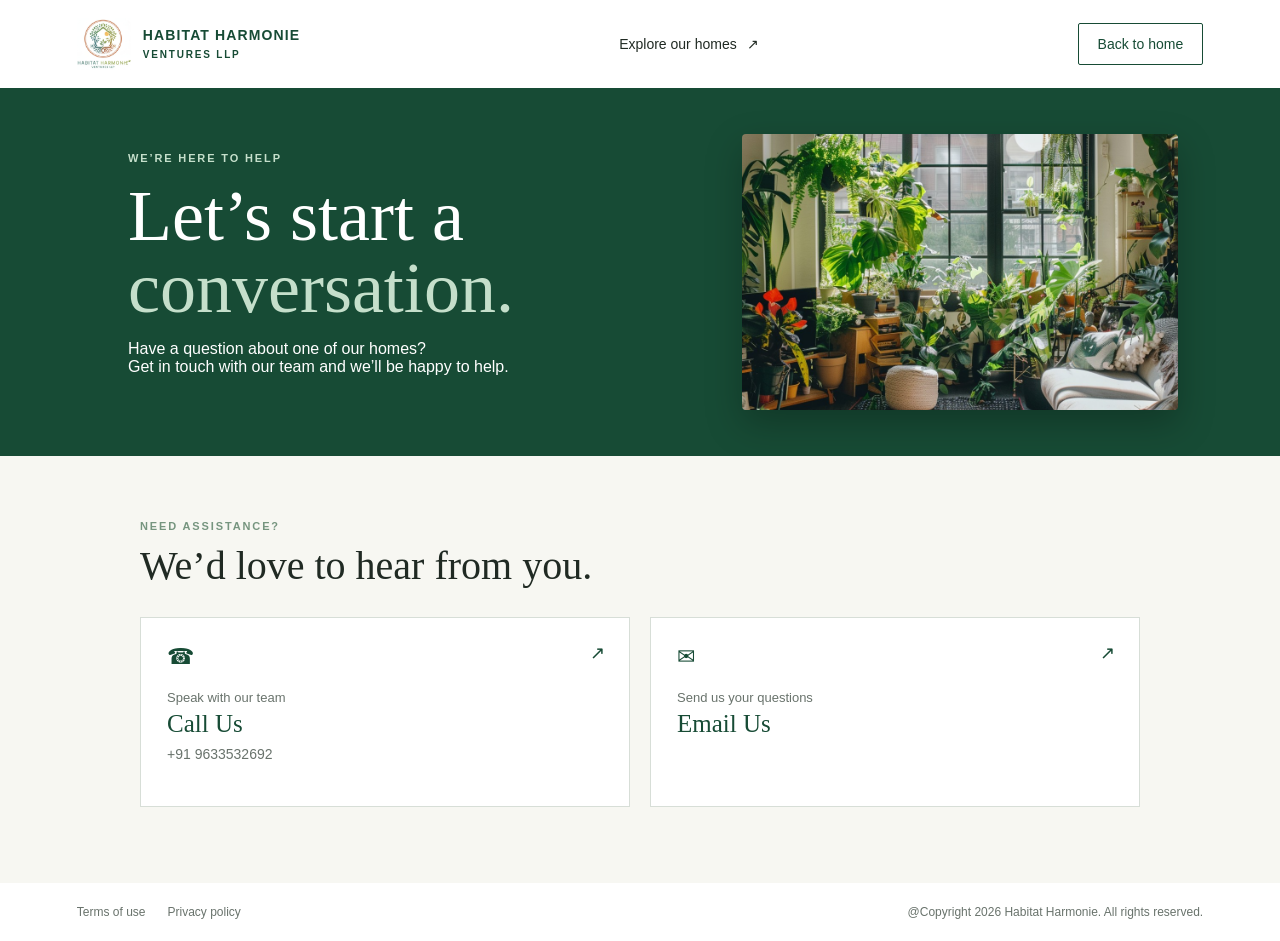
<file: src/enquire.html>
<!DOCTYPE html>
<html lang="en">
<head>
    <meta charset="UTF-8">
    <meta name="viewport" content="width=device-width, initial-scale=1.0">
    <meta name="theme-color" content="#174b35">
    <title>Enquiry | Habitat Harmonie</title>
    <link rel="stylesheet" href="styles.css">
    <link rel="stylesheet" href="enquiry.css">
</head>
<body class="enquiry-page">
    <header class="site-header">
        <a class="brand" href="index.html" aria-label="Habitat Harmonie home">
            <img src="Logo.jpeg" alt="">
            <span>HABITAT HARMONIE<small>VENTURES LLP</small></span>
        </a>
        <a class="header-link" href="index.html#projects">Explore our homes <span aria-hidden="true">↗</span></a>
        <a class="header-contact" href="index.html">Back to home</a>
    </header>

        <main class="enquiry-main">
        <section class="enquiry-hero">
            <p class="eyebrow">We’re here to help</p>
            <h1>Let’s start a<br><span>conversation.</span></h1>
            <p>Have a question about one of our homes? <br>Get in touch with our team and we’ll be happy to help.</p>
            <img class="enquiry-hero-image" src="Enquiry.jpg" alt="Habitat Harmonie property">
        </section>

        <section class="contact-options" aria-labelledby="contact-heading">
            <div class="contact-intro">
                <p class="eyebrow">Need assistance?</p>
                <h2 id="contact-heading">We’d love to hear from you.</h2>
            </div>

            <div class="contact-cards">
                <a class="contact-card" href="tel:+919633532692">
                    <span class="contact-icon" aria-hidden="true">☎</span>
                    <span class="contact-label">Speak with our team</span>
                    <span class="contact-title">Call Us</span>
                    <span class="contact-number">+91 9633532692</span>
                    <span class="contact-arrow" aria-hidden="true">↗</span>
                </a>

                <a class="contact-card" href="mailto:habitatharmonieventures@gmail.com">
                    <span class="contact-icon" aria-hidden="true">✉</span>
                    <span class="contact-label">Send us your questions</span>
                    <span class="contact-title">Email Us</span>
                    <span class="contact-arrow" aria-hidden="true">↗</span>
                </a>
            </div>
        </section>
    </main>

    <footer class="site-footer">
        <div class="footer-links">
            <a href="index.html#terms">Terms of use</a>
            <a href="index.html#privacy">Privacy policy</a>
        </div>
        <p>@Copyright 2026 Habitat Harmonie. All rights reserved.</p>
    </footer>
</body>
</html>
</file>
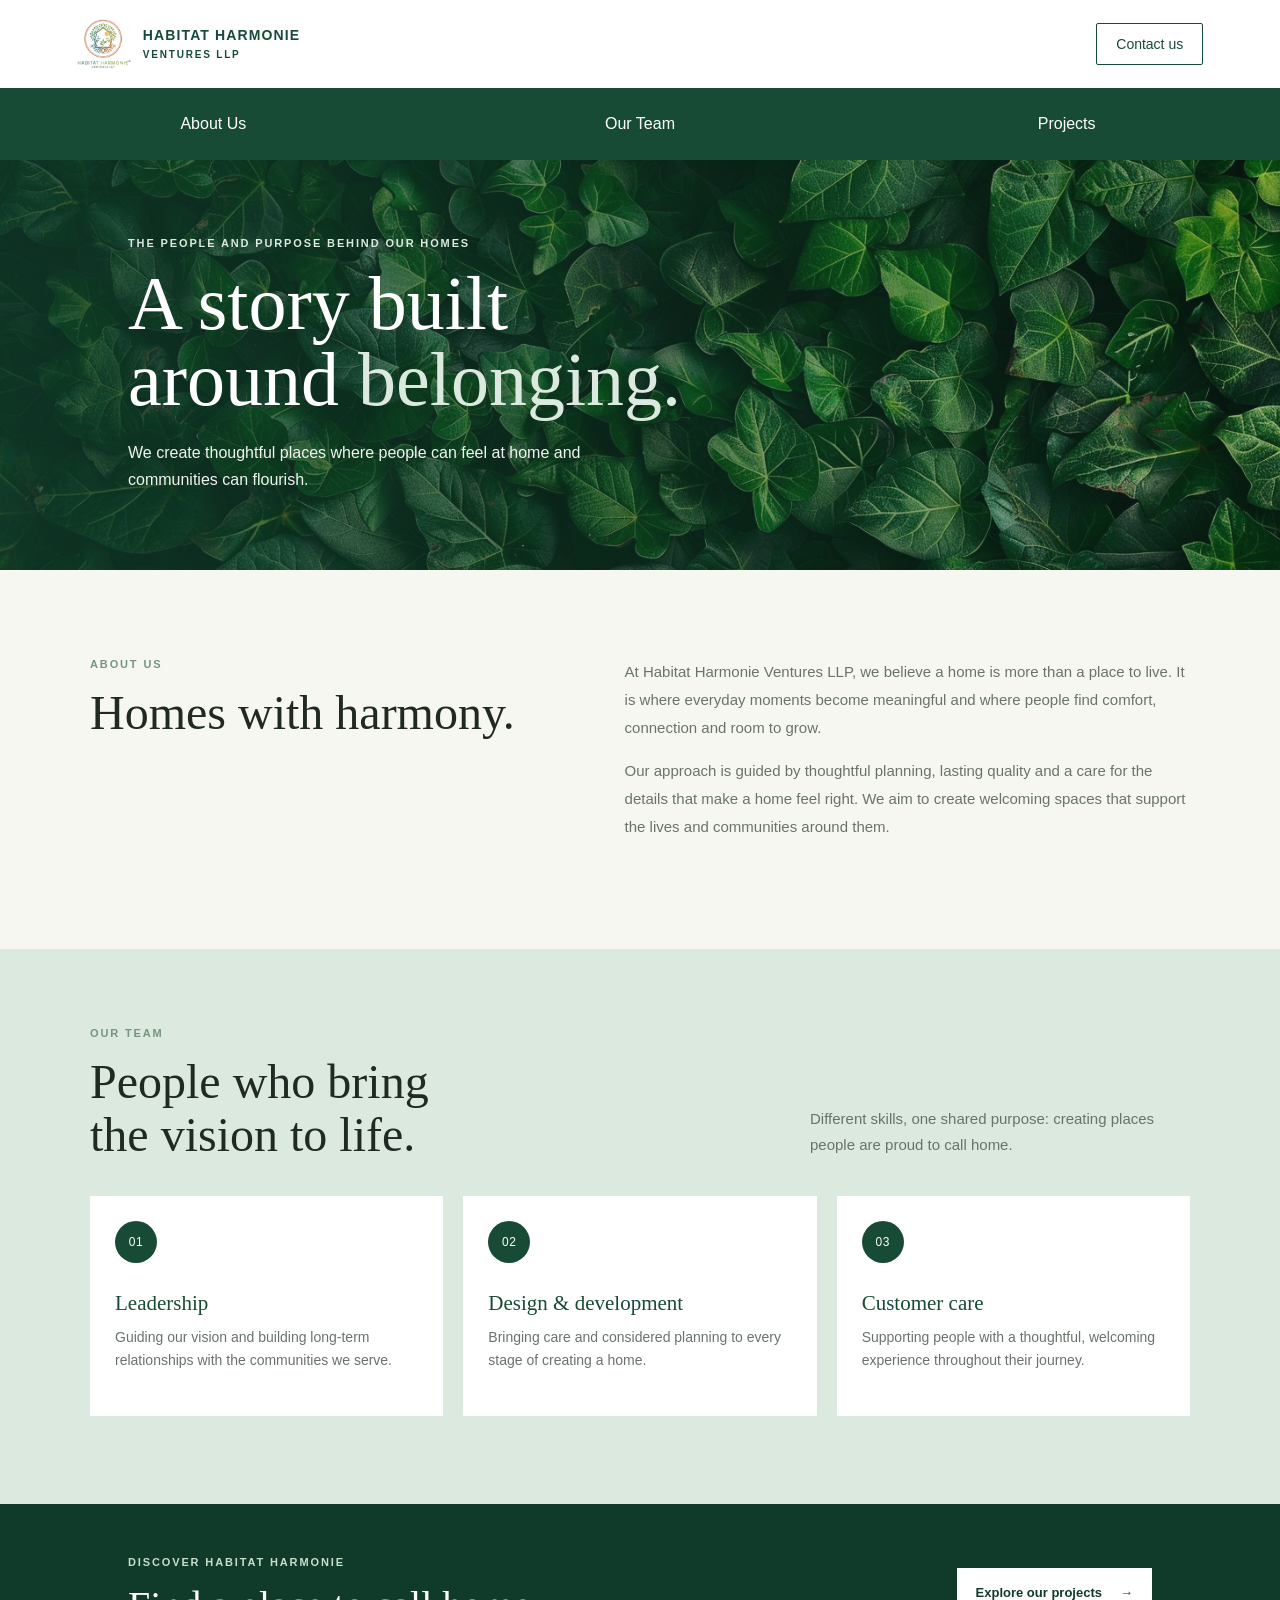
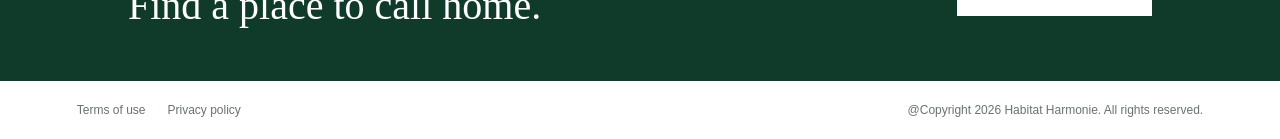
<file: src/our-story.html>
<!DOCTYPE html>
<html lang="en">
<head>
    <meta charset="UTF-8">
    <meta name="viewport" content="width=device-width, initial-scale=1.0">
    <meta name="theme-color" content="#174b35">
    <title>Our Story | Habitat Harmonie</title>
    <link rel="stylesheet" href="styles.css">
    <link rel="stylesheet" href="our-story.css">
</head>
<body class="story-page">
    <header class="site-header">
        <a class="brand" href="index.html" aria-label="Habitat Harmonie home">
            <img src="Logo.jpeg" alt="">
            <span>HABITAT HARMONIE<small>VENTURES LLP</small></span>
        </a>
        <a class="header-contact" href="enquire.html">Contact us</a>
    </header>

    <nav class="section-nav" aria-label="Our story navigation">
        <a href="#about-us">About Us</a>
        <a href="#our-team">Our Team</a>
        <a href="index.html#projects">Projects</a>
    </nav>

    <main>
        <section class="story-hero">
            <div class="story-hero-copy">
                <p class="eyebrow">The people and purpose behind our homes</p>
                <h1>A story built<br>around <span>belonging.</span></h1>
                <p>We create thoughtful places where people can feel at home and communities can flourish.</p>
            </div>
        </section>

        <section class="about-section story-wrap" id="about-us">
            <div class="about-heading">
                <p class="eyebrow">About us</p>
                <h2>Homes with harmony.</h2>
            </div>
            <div class="about-copy">
                <p>At Habitat Harmonie Ventures LLP, we believe a home is more than a place to live. It is where everyday moments become meaningful and where people find comfort, connection and room to grow.</p>
                <p>Our approach is guided by thoughtful planning, lasting quality and a care for the details that make a home feel right. We aim to create welcoming spaces that support the lives and communities around them.</p>
            </div>
        </section>

        <section class="team-section" id="our-team">
            <div class="story-wrap">
                <div class="team-heading">
                    <div>
                        <p class="eyebrow">Our team</p>
                        <h2>People who bring<br>the vision to life.</h2>
                    </div>
                    <p>Different skills, one shared purpose: creating places people are proud to call home.</p>
                </div>

                <div class="team-grid">
                    <article class="team-card">
                        <div class="team-mark" aria-hidden="true">01</div>
                        <h3>Leadership</h3>
                        <p>Guiding our vision and building long-term relationships with the communities we serve.</p>
                    </article>
                    <article class="team-card">
                        <div class="team-mark" aria-hidden="true">02</div>
                        <h3>Design &amp; development</h3>
                        <p>Bringing care and considered planning to every stage of creating a home.</p>
                    </article>
                    <article class="team-card">
                        <div class="team-mark" aria-hidden="true">03</div>
                        <h3>Customer care</h3>
                        <p>Supporting people with a thoughtful, welcoming experience throughout their journey.</p>
                    </article>
                </div>
            </div>
        </section>

        <section class="story-cta">
            <div>
                <p class="eyebrow">Discover Habitat Harmonie</p>
                <h2>Find a place to call home.</h2>
            </div>
            <a class="button button-light" href="index.html#projects">Explore our projects <span aria-hidden="true">→</span></a>
        </section>
    </main>

    <footer class="site-footer">
        <div class="footer-links">
            <a href="#terms">Terms of use</a>
            <a href="#privacy">Privacy policy</a>
        </div>
        <p>@Copyright 2026 Habitat Harmonie. All rights reserved.</p>
    </footer>
</body>
</html>
</file>
<file: src/styles.css>
:root {
    --green: #174b35;
    --green-dark: #103b2a;
    --green-light: #dce9df;
    --cream: #f7f7f2;
    --ink: #202a23;
    --muted: #69736c;
}

* {
    box-sizing: border-box;
}

html {
    scroll-behavior: smooth;
}

body {
    min-height: 100vh;
    margin: 0;
    background: var(--cream);
    color: var(--ink);
    font-family: Arial, sans-serif;
}

a {
    color: inherit;
}

.site-header {
    min-height: 88px;
    padding: 14px 6%;
    display: flex;
    align-items: center;
    justify-content: space-between;
    gap: 24px;
    background: #fff;
}

.brand {
    display: inline-flex;
    align-items: center;
    gap: 12px;
    color: var(--green);
    font-size: 14px;
    font-weight: 700;
    letter-spacing: 0.08em;
    line-height: 1.25;
    text-decoration: none;
}

.brand img {
    width: 54px;
    height: 54px;
    object-fit: contain;
}

.brand small {
    display: block;
    margin-top: 4px;
    font-size: 10px;
    letter-spacing: 0.18em;
}

.header-link,
.header-contact {
    font-size: 14px;
    text-decoration: none;
}

.header-link span {
    margin-left: 6px;
}

.header-contact {
    padding: 12px 19px;
    border: 1px solid var(--green);
    border-radius: 2px;
    color: var(--green);
}

.header-contact:hover,
.header-contact:focus-visible {
    background: var(--green);
    color: #fff;
}

.section-nav {
    display: grid;
    grid-template-columns: repeat(3, minmax(0, 1fr));
    gap: 0;
    min-height: 72px;
    padding: 22px 0;
    background:var(--green) ;
}

.section-nav a {
    display: inline-flex;
    align-items: center;
    justify-self: center;
    gap: 10px;
    color: #fff;
    text-decoration: none;
}

.section-nav svg {
    display: block;
    width: 20px;
    height: 20px;
    flex-shrink: 0;
    fill: none;
    stroke: #fff;
}

@media (max-width: 700px) {
    .section-nav {
        gap: 8px;
    }

    .section-nav a {
        gap: 6px;
        font-size: 12px;
    }

    .section-nav svg {
        width: 18px;
        height: 18px;
    }
}

.section-nav a:hover,
.section-nav a:focus-visible {
    color: #c8e2ce;
    text-decoration: underline;
    text-underline-offset: 5px;
}

.section-nav a,
.section-nav a:hover,
.section-nav a:focus-visible {
    color: #fff;
    text-decoration: none;
}

.hero {
    width: 100%;
    max-width: 100%;
    margin-left: 0;
    height: clamp(400px, 52vw, 680px);
    min-height: 0;
    padding: 90px 10%;
    display: flex;
    flex-direction: column;
    justify-content: center;
    align-items: flex-start;
    position: relative;
    overflow: hidden;
    background-image: url("Banner1.jpg");
    background-color: #174b35;
    background-size: 100%;
    background-position: center;
    background-repeat: no-repeat;
    animation: hero-slideshow 18s steps(1, end) infinite;
    color: #fff;
}

@keyframes hero-slideshow {
    0%, 100% {
        background-image: url("Banner1.jpg");
    }
    33% {
        background-image: url("Amora.png");
    }
    66% {
        background-image: url("Serenity1.jpeg");
    }
}

@media (max-width: 700px) {
    .hero {
        height: clamp(420px, 115vw, 560px);
        padding: 70px 7%;
    }
}

.hero-copy {
    max-width: 650px;
    position: relative;
    z-index: 1;
}

.eyebrow {
    margin: 0 0 16px;
    color: #76957f;
    font-size: 11px;
    font-weight: 700;
    letter-spacing: 0.17em;
    text-transform: uppercase;
}

.hero .eyebrow {
    color: #c5dfcb;
}

.hero h1 {
    margin: 0;
    font-family: Georgia, serif;
    font-size: clamp(48px, 7vw, 82px);
    font-weight: 400;
    line-height: 0.98;
}

.hero h1 span {
    color: #c5dfcb;
}

.hero-description {
    max-width: 470px;
    margin: 24px 0 30px;
    color: #e0e9e2;
    font-size: 16px;
    line-height: 1.7;
}

.button {
    min-height: 48px;
    padding: 14px 19px;
    display: inline-flex;
    align-items: center;
    gap: 18px;
    font-size: 13px;
    font-weight: 700;
    text-decoration: none;
}

.button-light {
    background: #fff;
    color: var(--green-dark);
}

.button-light:hover,
.button-light:focus-visible {
    background: var(--green-light);
}

.hero-note {
    position: absolute;
    right: 8%;
    bottom: 44px;
    display: flex;
    align-items: center;
    gap: 12px;
    color: #e0e9e2;
    font-size: 12px;
    line-height: 1.5;
}

.note-line {
    width: 35px;
    height: 1px;
    background: #c5dfcb;
}

.section-wrap {
    width: min(1100px, 88%);
    margin: 0 auto;
}

.intro {
    padding-top: 92px;
    padding-bottom: 86px;
    display: grid;
    grid-template-columns: 1fr 0.8fr;
    align-items: end;
    gap: 60px;
}

.intro h2,
.section-heading h2,
.values h2,
.contact-banner h2 {
    margin: 0;
    font-family: Georgia, serif;
    font-size: clamp(34px, 4vw, 48px);
    font-weight: 400;
    line-height: 1.12;
}

.intro-copy {
    max-width: 460px;
    margin: 0;
    color: var(--muted);
    font-size: 15px;
    line-height: 1.8;
}

.projects {
    padding-bottom: 96px;
}

.section-heading {
    margin-bottom: 28px;
    display: flex;
    align-items: end;
    justify-content: space-between;
    gap: 20px;
}

.section-heading .eyebrow {
    margin-bottom: 10px;
}

.section-heading h2 {
    font-size: 36px;
}

.text-link {
    padding-bottom: 5px;
    border-bottom: 1px solid #aab9ac;
    color: var(--green);
    font-size: 13px;
    text-decoration: none;
}

.property-card {
    min-height: 400px;
    display: block;
    position: relative;
    overflow: hidden;
    background: #dce3dc;
    color: #fff;
    text-decoration: none;
}

.property-card img {
    width: 100%;
    height: 460px;
    display: block;
    object-fit: cover;
    transition: transform 350ms ease;
}

.property-card::after {
    position: absolute;
    inset: 35% 0 0;
    background: linear-gradient(transparent, rgb(10 29 19 / 80%));
    content: "";
}

.property-card:hover img,
.property-card:focus-visible img {
    transform: scale(1.035);
}

.property-overlay {
    position: absolute;
    z-index: 1;
    right: 32px;
    bottom: 30px;
    left: 32px;
    display: flex;
    flex-direction: column;
    align-items: flex-start;
    gap: 7px;
}

.property-tag {
    margin-bottom: 4px;
    padding: 7px 10px;
    background: #fff;
    color: var(--green);
    font-size: 10px;
    font-weight: 700;
    letter-spacing: 0.1em;
    text-transform: uppercase;
}

.property-title {
    font-family: Georgia, serif;
    font-size: 36px;
}

.property-title span {
    margin-left: 8px;
    font-family: Arial, sans-serif;
    font-size: 18px;
}

.property-location,
.property-details {
    font-size: 13px;
}

.property-details {
    margin-top: 5px;
    letter-spacing: 0.04em;
}

.values {
    padding: 78px 0;
    background: var(--green-light);
}

.values h2 {
    margin-bottom: 40px;
}

.value-list {
    display: grid;
    grid-template-columns: repeat(3, 1fr);
    gap: 24px;
}

.value-list div {
    padding-top: 18px;
    border-top: 1px solid #a7bbaa;
    display: flex;
    gap: 16px;
    align-items: baseline;
}

.value-list span {
    color: #66816d;
    font-size: 11px;
}

.value-list p {
    margin: 0;
    font-family: Georgia, serif;
    font-size: 20px;
}

.testimonial {
    padding-top: 90px;
    padding-bottom: 95px;
    text-align: center;
}

.testimonial blockquote {
    max-width: 760px;
    margin: 0 auto 20px;
    color: var(--green);
    font-family: Georgia, serif;
    font-size: clamp(26px, 4vw, 40px);
    line-height: 1.35;
}

.testimonial-credit {
    margin: 0;
    color: var(--muted);
    font-size: 13px;
}

.contact-banner {
    padding: 54px 10%;
    display: flex;
    align-items: center;
    justify-content: space-between;
    gap: 30px;
    background: var(--green-dark);
    color: #fff;
}

.contact-banner .eyebrow {
    color: #c5dfcb;
}

.contact-banner h2 {
    max-width: 620px;
    font-size: clamp(30px, 4vw, 42px);
}

.site-footer {
    padding: 22px 6%;
    display: flex;
    align-items: center;
    justify-content: space-between;
    gap: 20px;
    background: #fff;
    color: var(--muted);
    font-size: 12px;
}

.footer-links {
    display: flex;
    gap: 22px;
}

.footer-links a {
    color: inherit;
    text-decoration: none;
}

.footer-links a:hover,
.footer-links a:focus-visible {
    color: var(--green);
    text-decoration: underline;
}

.site-footer p {
    margin: 0;
}

@media (max-width: 700px) {
    .site-header {
        min-height: 74px;
        padding: 10px 5%;
        gap: 12px;
    }

    .brand {
        gap: 8px;
        font-size: 11px;
    }

    .brand img {
        width: 44px;
        height: 44px;
    }

    .brand small {
        font-size: 8px;
    }

    .header-link {
        display: none;
    }

    .header-contact {
        padding: 10px 12px;
        font-size: 12px;
    }

    .section-nav {
        justify-content: space-around;
        gap: 12px;
        padding: 13px 10px;
    }

    .section-nav a {
        font-size: 12px;
    }

    .hero {
        min-height: 430px;
        padding: 70px 7%;
    }

    .hero-note {
        right: 7%;
        bottom: 22px;
    }

    .intro {
        padding-top: 64px;
        padding-bottom: 62px;
        grid-template-columns: 1fr;
        gap: 24px;
    }

    .section-heading {
        align-items: flex-start;
        flex-direction: column;
    }

    .projects {
        padding-bottom: 64px;
    }

    .property-card,
    .property-card img {
        min-height: 320px;
        height: 320px;
    }

    .property-overlay {
        right: 18px;
        bottom: 20px;
        left: 18px;
    }

    .property-details {
        font-size: 11px;
    }

    .value-list {
        grid-template-columns: 1fr;
        gap: 18px;
    }

    .values {
        padding: 60px 0;
    }

    .testimonial {
        padding-top: 65px;
        padding-bottom: 70px;
    }

    .contact-banner {
        padding: 42px 7%;
        align-items: flex-start;
        flex-direction: column;
    }

    .site-footer {
        align-items: flex-start;
        flex-direction: column;
    }
}

@media (prefers-reduced-motion: reduce) {
    html {
        scroll-behavior: auto;
    }

    *,
    *::before,
    *::after {
        transition-duration: 0.01ms !important;
    }
}

.property-images {
    display: block;
    position: relative;
    height: 460px;
}

.property-images img {
    position: absolute;
    inset: 0;
    width: 100%;
    height: 100%;
    object-fit: cover;
    transition: opacity 350ms ease, transform 350ms ease;
}

.property-images img + img {
    opacity: 0;
}

.property-card:hover .property-images img + img,
.property-card:focus-visible .property-images img + img {
    opacity: 1;
}

@media (max-width: 700px) {
    .property-images {
        height: 320px;
    }
}

.property-card + .property-card {
    margin-top: 24px;
}
</file>
<file: src/enquiry.css>
.enquiry-page {
    min-height: 100vh;
    display: flex;
    flex-direction: column;
    background: var(--cream);
}

.enquiry-main {
    flex: 1;
}

.enquiry-hero {
    position: relative;
    overflow: hidden;
    min-height: 330px;
    padding: 64px 10%;
    display: flex;
    flex-direction: column;
    justify-content: center;
    align-items: flex-start;
    background: var(--green);
    color: #fff;
}

.enquiry-hero .eyebrow {
    color: #c5dfcb;
}

.enquiry-hero h1 {
    margin: 0;
    font-family: Georgia, serif;
    font-size: clamp(42px, 7vw, 72px);
    font-weight: 400;
    line-height: 1;
}

.enquiry-hero h1 span {
    color: #c5dfcb;
}

.enquiry-hero > p:last-child {
    max-width: 520px;
    margin: 20px 0 0;
    color: #e0e9e2;
    font-size: 15px;
    line-height: 1.7;
}

.enquiry-hero-image {
    position: absolute;
    top: 50%;
    right: 8%;
    width: 34%;
    height: 75%;
    transform: translateY(-50%);
    border-radius: 4px;
    object-fit: cover;
    box-shadow: 0 14px 36px rgb(0 0 0 / 25%);
}

.contact-options {
    width: min(1000px, 88%);
    margin: 0 auto;
    padding: 64px 0 76px;
}

.contact-intro {
    margin-bottom: 28px;
}

.contact-intro .eyebrow {
    margin-bottom: 10px;
}

.contact-intro h2 {
    margin: 0;
    color: var(--ink);
    font-family: Georgia, serif;
    font-size: clamp(28px, 4vw, 40px);
    font-weight: 400;
}

.contact-cards {
    display: grid;
    grid-template-columns: repeat(2, minmax(0, 1fr));
    gap: 20px;
}

.contact-card {
    min-height: 190px;
    padding: 26px;
    display: flex;
    flex-direction: column;
    align-items: flex-start;
    position: relative;
    border: 1px solid #d7ded7;
    background: #fff;
    color: var(--green);
    text-decoration: none;
    transition: border-color 160ms ease, transform 160ms ease;
}

.contact-card:hover,
.contact-card:focus-visible {
    transform: translateY(-3px);
    border-color: var(--green);
}

.contact-icon {
    margin-bottom: 20px;
    font-size: 22px;
}

.contact-label {
    margin-bottom: 5px;
    color: var(--muted);
    font-size: 13px;
}

.contact-title {
    font-family: Georgia, serif;
    font-size: 25px;
}

.contact-arrow {
    position: absolute;
    top: 24px;
    right: 24px;
    font-size: 18px;
}

.contact-number {
    margin-top: 8px;
    color: var(--muted);
    font-size: 14px;
}

@media (max-width: 700px) {
    .enquiry-hero {
        min-height: 290px;
        padding: 52px 7%;
    }

    .enquiry-hero-image {
        position: static;
        width: 100%;
        height: 190px;
        margin-top: 24px;
        transform: none;
    }

    .contact-options {
        padding: 48px 0 58px;
    }

    .contact-cards {
        grid-template-columns: 1fr;
        gap: 14px;
    }

    .contact-card {
        min-height: 160px;
    }
}
</file>
<file: src/our-story.css>
.story-page {
    background: var(--cream);
}

.story-wrap {
    width: min(1100px, 88%);
    margin: 0 auto;
}

.story-hero {
    min-height: 410px;
    padding: 76px 10%;
    display: flex;
    align-items: center;
    background:
        linear-gradient(90deg, rgb(16 59 42 / 82%), rgb(16 59 42 / 30%)),
        url("Banner1.jpg") center / cover no-repeat;
    color: #fff;
}

.story-hero-copy {
    max-width: 650px;
}

.story-hero .eyebrow {
    color: #dce9df;
}

.story-hero h1 {
    margin: 0;
    font-family: Georgia, serif;
    font-size: clamp(48px, 7vw, 76px);
    font-weight: 400;
    line-height: 1;
}

.story-hero h1 span {
    color: #dce9df;
}

.story-hero-copy > p:last-child {
    max-width: 480px;
    margin: 22px 0 0;
    color: #f0f4f0;
    font-size: 16px;
    line-height: 1.7;
}

.about-section {
    padding-top: 88px;
    padding-bottom: 92px;
    display: grid;
    grid-template-columns: 0.9fr 1.1fr;
    gap: 72px;
}

.about-section h2,
.team-heading h2,
.story-cta h2 {
    margin: 0;
    font-family: Georgia, serif;
    font-size: clamp(34px, 4vw, 48px);
    font-weight: 400;
    line-height: 1.12;
}

.about-copy {
    color: var(--muted);
    font-size: 15px;
    line-height: 1.85;
}

.about-copy p {
    margin: 0 0 16px;
}

.team-section {
    padding: 78px 0 88px;
    background: var(--green-light);
}

.team-heading {
    margin-bottom: 34px;
    display: flex;
    align-items: end;
    justify-content: space-between;
    gap: 32px;
}

.team-heading > p {
    max-width: 380px;
    margin: 0 0 5px;
    color: var(--muted);
    font-size: 15px;
    line-height: 1.7;
}

.team-grid {
    display: grid;
    grid-template-columns: repeat(3, minmax(0, 1fr));
    gap: 20px;
}

.team-card {
    min-height: 220px;
    padding: 25px;
    background: #fff;
}

.team-mark {
    width: 42px;
    height: 42px;
    margin-bottom: 28px;
    display: grid;
    place-items: center;
    border-radius: 50%;
    background: var(--green);
    color: #fff;
    font-size: 12px;
    letter-spacing: 0.05em;
}

.team-card h3 {
    margin: 0 0 10px;
    color: var(--green);
    font-family: Georgia, serif;
    font-size: 21px;
    font-weight: 400;
}

.team-card p {
    margin: 0;
    color: var(--muted);
    font-size: 14px;
    line-height: 1.65;
}

.story-cta {
    padding: 52px 10%;
    display: flex;
    align-items: center;
    justify-content: space-between;
    gap: 24px;
    background: var(--green-dark);
    color: #fff;
}

.story-cta .eyebrow {
    color: #c5dfcb;
}

.story-cta h2 {
    font-size: clamp(30px, 4vw, 40px);
}

@media (max-width: 700px) {
    .story-hero {
        min-height: 360px;
        padding: 60px 7%;
    }

    .about-section {
        padding-top: 62px;
        padding-bottom: 64px;
        grid-template-columns: 1fr;
        gap: 22px;
    }

    .team-section {
        padding: 60px 0;
    }

    .team-heading {
        align-items: flex-start;
        flex-direction: column;
        gap: 16px;
    }

    .team-grid {
        grid-template-columns: 1fr;
        gap: 14px;
    }

    .team-card {
        min-height: auto;
    }

    .team-mark {
        margin-bottom: 18px;
    }

    .story-cta {
        padding: 42px 7%;
        align-items: flex-start;
        flex-direction: column;
    }
}
</file>
